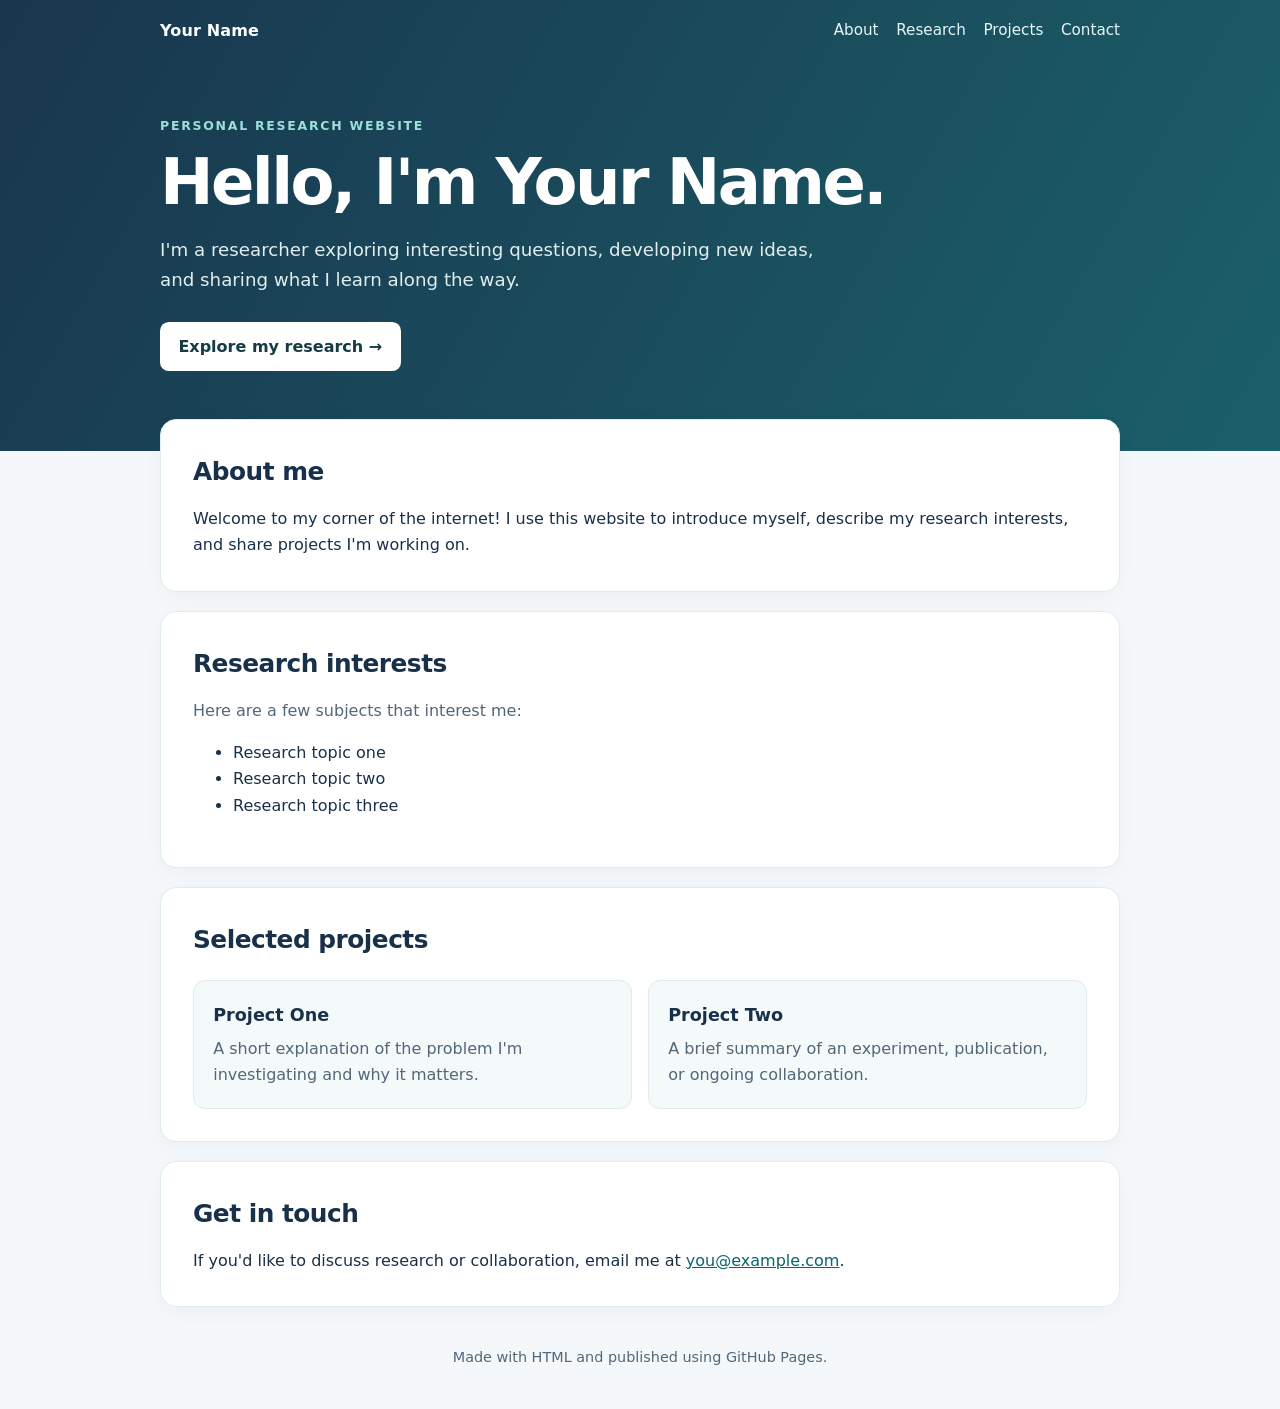
<file: index.html>
<!DOCTYPE html>
<html lang="en">
<head>
  <meta charset="UTF-8">
  <meta name="viewport" content="width=device-width, initial-scale=1">
  <meta name="description" content="A simple personal research website.">
  <title>Your Name | Research Website</title>
  <style>
    /* All styling is included in this file. No separate CSS file is needed. */
    :root {
      --ink: #183049;
      --muted: #52677a;
      --accent: #087e84;
      --accent-dark: #07676b;
      --background: #f5f8fa;
      --card: #ffffff;
      --border: #dfebed;
    }
    * { box-sizing: border-box; }
    html { scroll-behavior: smooth; }
    body {
      margin: 0;
      font-family: system-ui, -apple-system, BlinkMacSystemFont, "Segoe UI", sans-serif;
      color: var(--ink);
      background: var(--background);
      line-height: 1.65;
    }
    a { color: var(--accent-dark); }
    a:focus-visible { outline: 3px solid var(--accent); outline-offset: 4px; }
    .wrap { width: min(100% - 2.5rem, 960px); margin-inline: auto; }
    header {
      color: white;
      background: linear-gradient(120deg, #19364e 0%, #1b6069 100%);
      padding: 1.1rem 0 5rem;
    }
    nav { display: flex; justify-content: space-between; align-items: center; flex-wrap: wrap; gap: 0.8rem 1.5rem; }
    .brand { color: white; font-weight: 750; text-decoration: none; letter-spacing: 0.01em; }
    .nav-links { display: flex; gap: 1.1rem; flex-wrap: wrap; }
    .nav-links a { color: #e6f7f7; text-decoration: none; font-size: 0.95rem; }
    .nav-links a:hover { text-decoration: underline; }
    .hero { padding-top: 4.5rem; }
    .eyebrow { color: #9be0d9; font-weight: 750; letter-spacing: 0.14em; text-transform: uppercase; font-size: 0.78rem; }
    h1 { font-size: clamp(2.4rem, 6vw, 4rem); line-height: 1.14; letter-spacing: -0.04em; margin: 0.6rem 0 1rem; }
    .hero p { color: #e1eeee; max-width: 670px; font-size: 1.14rem; margin: 0 0 1.7rem; }
    .button { display: inline-block; background: #fff; color: #153c45; text-decoration: none; padding: 0.7rem 1.15rem; border-radius: 0.55rem; font-weight: 750; }
    .button:hover { background: #e2f4f2; }
    main { margin-top: -2rem; position: relative; }
    section { background: var(--card); border: 1px solid var(--border); border-radius: 1rem; padding: 2rem; margin-bottom: 1.2rem; box-shadow: 0 6px 22px rgba(20, 42, 55, 0.035); }
    h2 { margin: 0 0 0.8rem; font-size: 1.55rem; letter-spacing: -0.02em; }
    h3 { margin: 0 0 0.4rem; font-size: 1.1rem; }
    p { margin-top: 0; }
    p:last-child { margin-bottom: 0; }
    .muted { color: var(--muted); }
    .cards { display: grid; grid-template-columns: repeat(2, minmax(0, 1fr)); gap: 1rem; margin-top: 1.2rem; }
    .project { padding: 1.2rem; background: #f4f9f9; border-radius: 0.75rem; border: 1px solid #dfebed; }
    .project p { margin: 0; color: var(--muted); }
    footer { text-align: center; color: var(--muted); padding: 1.2rem 0 2.5rem; font-size: 0.9rem; }
    @media (max-width: 650px) {
      header { padding-bottom: 4.2rem; }
      .hero { padding-top: 3.4rem; }
      section { padding: 1.3rem; }
      .cards { grid-template-columns: 1fr; }
    }
  </style>
</head>
<body>
  <header>
    <div class="wrap">
      <nav aria-label="Main navigation">
        <!-- EDIT: Replace "Your Name" with your own name in this file. -->
        <a class="brand" href="#top">Your Name</a>
        <div class="nav-links">
          <a href="#about">About</a>
          <a href="#research">Research</a>
          <a href="#projects">Projects</a>
          <a href="#contact">Contact</a>
        </div>
      </nav>
      <div class="hero" id="top">
        <div class="eyebrow">Personal research website</div>
        <h1>Hello, I'm Your Name.</h1>
        <!-- EDIT: Update the introduction below to describe your own work. -->
        <p>I'm a researcher exploring interesting questions, developing new ideas, and sharing what I learn along the way.</p>
        <a class="button" href="#research">Explore my research &rarr;</a>
      </div>
    </div>
  </header>

  <main class="wrap">
    <section id="about">
      <h2>About me</h2>
      <!-- EDIT: Write 2–3 sentences introducing yourself. -->
      <p>Welcome to my corner of the internet! I use this website to introduce myself, describe my research interests, and share projects I'm working on.</p>
    </section>

    <section id="research">
      <h2>Research interests</h2>
      <!-- EDIT: Replace the topics below with your own research areas. -->
      <p class="muted">Here are a few subjects that interest me:</p>
      <ul>
        <li>Research topic one</li>
        <li>Research topic two</li>
        <li>Research topic three</li>
      </ul>
    </section>

    <section id="projects">
      <h2>Selected projects</h2>
      <!-- EDIT: Rename these projects and change their descriptions. -->
      <div class="cards">
        <article class="project">
          <h3>Project One</h3>
          <p>A short explanation of the problem I'm investigating and why it matters.</p>
        </article>
        <article class="project">
          <h3>Project Two</h3>
          <p>A brief summary of an experiment, publication, or ongoing collaboration.</p>
        </article>
      </div>
    </section>

    <section id="contact">
      <h2>Get in touch</h2>
      <!-- EDIT: Replace you@example.com with your real professional email address. -->
      <p>If you'd like to discuss research or collaboration, email me at <a href="mailto:you@example.com">you@example.com</a>.</p>
    </section>
  </main>

  <footer class="wrap">
    Made with HTML and published using GitHub Pages.
  </footer>
</body>
</html>
</file>
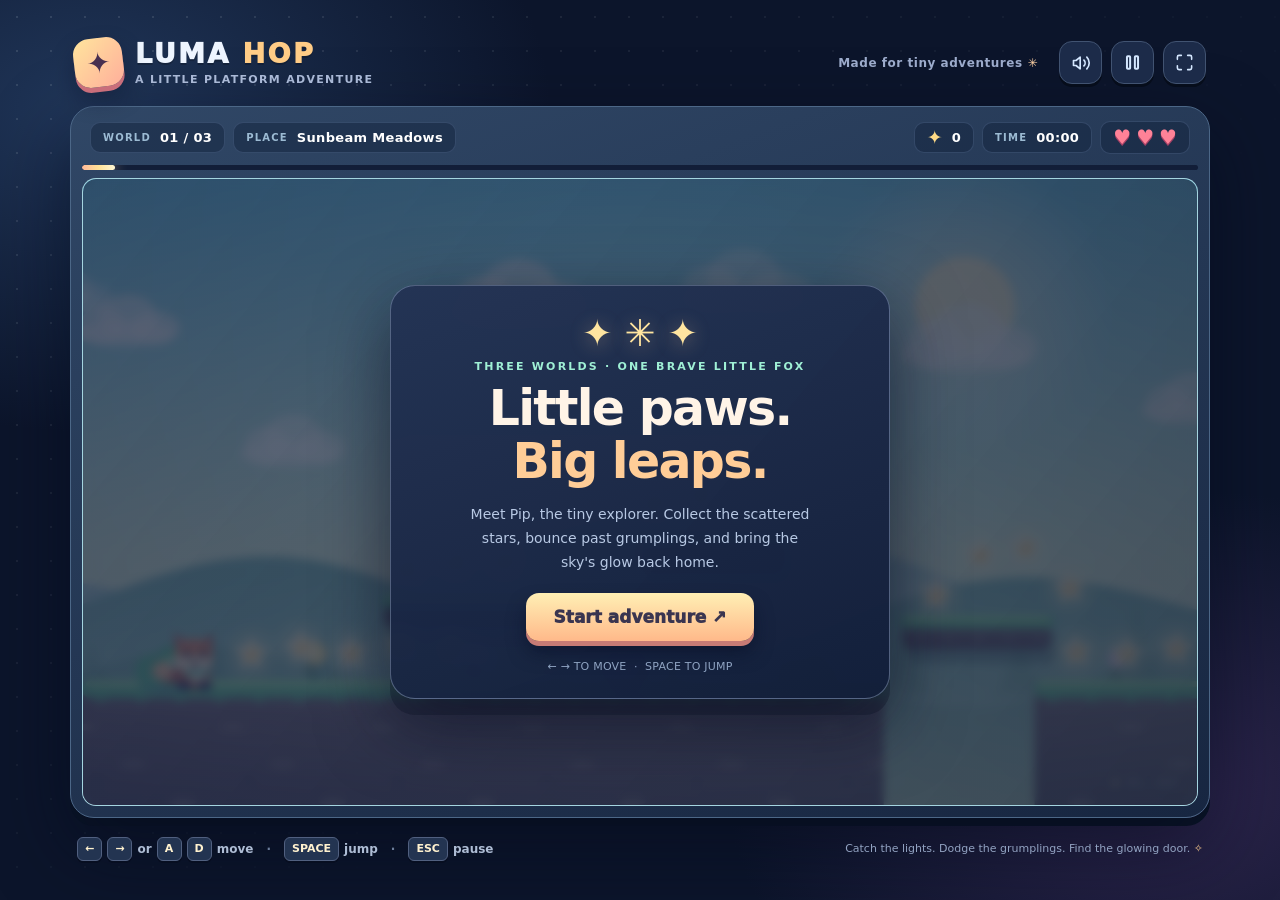
<file: Luma_Hop/index.html>
<!doctype html>
<html lang="en">
<head>
  <meta charset="utf-8">
  <meta name="viewport" content="width=device-width, initial-scale=1, viewport-fit=cover">
  <meta name="theme-color" content="#101b35">
  <meta name="description" content="Luma Hop — a free, original three-world platform adventure. Jump, dodge little monsters, and collect the lost lights!">
  <title>Luma Hop — A Little Platform Adventure</title>
  <link rel="icon" type="image/svg+xml" href="favicon.svg">
  <link rel="stylesheet" href="style.css">
</head>
<body>
  <main class="app" id="app">
    <header class="site-header">
      <div class="brand" aria-label="Luma Hop">
        <div class="brand-mark" aria-hidden="true">✦</div>
        <div>
          <div class="brand-name">LUMA <span>HOP</span></div>
          <div class="brand-subtitle">A little platform adventure</div>
        </div>
      </div>
      <div class="header-actions">
        <span class="header-note">Made for tiny adventures <span aria-hidden="true">✳</span></span>
        <button class="icon-button" id="soundBtn" type="button" title="Toggle sound (M)" aria-label="Mute sound" aria-pressed="false">
          <svg width="20" height="20" viewBox="0 0 24 24" fill="none" stroke="currentColor" stroke-width="2" stroke-linecap="round" stroke-linejoin="round" aria-hidden="true"><path d="M11 5 6 9H3v6h3l5 4V5Z"/><path class="sound-wave" d="M15.5 8.5a5 5 0 0 1 0 7"/><path class="sound-wave" d="M19 5a10 10 0 0 1 0 14"/><path class="sound-slash" d="M16 9l5 6m0-6-5 6"/></svg>
        </button>
        <button class="icon-button" id="pauseBtn" type="button" title="Pause (Esc)" aria-label="Pause game">
          <svg width="19" height="19" viewBox="0 0 24 24" fill="none" stroke="currentColor" stroke-width="2.5" stroke-linecap="round" stroke-linejoin="round" aria-hidden="true"><rect x="5" y="4" width="4" height="16" rx="1"/><rect x="15" y="4" width="4" height="16" rx="1"/></svg>
        </button>
        <button class="icon-button expand-button" id="fullscreenBtn" type="button" title="Fullscreen" aria-label="Go fullscreen">
          <svg width="19" height="19" viewBox="0 0 24 24" fill="none" stroke="currentColor" stroke-width="2" stroke-linecap="round" stroke-linejoin="round" aria-hidden="true"><path d="M8 3H5a2 2 0 0 0-2 2v3m13-5h3a2 2 0 0 1 2 2v3M3 16v3a2 2 0 0 0 2 2h3m13-5v3a2 2 0 0 1-2 2h-3"/></svg>
        </button>
      </div>
    </header>

    <section class="game-panel" aria-label="Luma Hop game">
      <div class="status-row">
        <div class="status-left">
          <div class="status-chip"><span class="chip-title">WORLD</span> <strong id="worldValue">01 / 03</strong></div>
          <div class="status-chip level-chip"><span class="chip-title">PLACE</span> <strong id="placeValue">Sunbeam Meadows</strong></div>
        </div>
        <div class="status-right">
          <div class="status-chip stars-chip" title="Collected light stars"><span class="chip-spark">✦</span> <strong id="starsValue">0</strong></div>
          <div class="status-chip"><span class="chip-title">TIME</span> <strong class="numeric" id="timeValue">00:00</strong></div>
          <div class="status-chip hearts-chip" aria-label="Three hearts remaining" id="heartsValue"><span class="heart">♥</span><span class="heart">♥</span><span class="heart">♥</span></div>
        </div>
      </div>
      <div class="progress-track" role="progressbar" aria-label="Level progress" aria-valuemin="0" aria-valuemax="100" aria-valuenow="0" id="progressTrack">
        <div class="progress-fill" id="progressFill"></div>
      </div>
      <div class="stage" id="stage">
        <canvas id="gameCanvas" width="960" height="540" aria-label="A side-scrolling platform game. Use the arrow keys or A and D to move, and Space, W, or Up Arrow to jump."></canvas>
        <div class="toast" id="toast" role="status" aria-live="polite"></div>
        <div class="game-screen active" id="gameScreen" aria-live="polite">
          <div class="screen-card" id="screenCard"></div>
        </div>
        <div class="corner-decoration" aria-hidden="true"><span>✦</span> 01—03</div>
      </div>
    </section>

    <nav class="touch-controls" id="touchControls" aria-label="Touch game controls">
      <div class="touch-move">
        <button class="touch-key" id="leftBtn" type="button" aria-label="Move left"><svg viewBox="0 0 24 24" width="27" height="27" fill="none" stroke="currentColor" stroke-width="3" stroke-linecap="round" stroke-linejoin="round" aria-hidden="true"><path d="m14 5-7 7 7 7"/></svg></button>
        <button class="touch-key" id="rightBtn" type="button" aria-label="Move right"><svg viewBox="0 0 24 24" width="27" height="27" fill="none" stroke="currentColor" stroke-width="3" stroke-linecap="round" stroke-linejoin="round" aria-hidden="true"><path d="m10 5 7 7-7 7"/></svg></button>
      </div>
      <button class="touch-key jump-key" id="jumpBtn" type="button" aria-label="Jump"><span>↑</span><small>JUMP</small></button>
    </nav>

    <footer class="footer">
      <div class="control-hint"><span class="kbd">←</span><span class="kbd">→</span> or <span class="kbd">A</span><span class="kbd">D</span> move <span class="hint-divider">·</span> <span class="kbd wide">SPACE</span> jump <span class="hint-divider">·</span> <span class="kbd">ESC</span> pause</div>
      <div class="footer-note">Catch the lights. Dodge the grumplings. Find the glowing door. <span aria-hidden="true">✧</span></div>
    </footer>
  </main>
  <script src="game.js" defer></script>
</body>
</html>
</file>
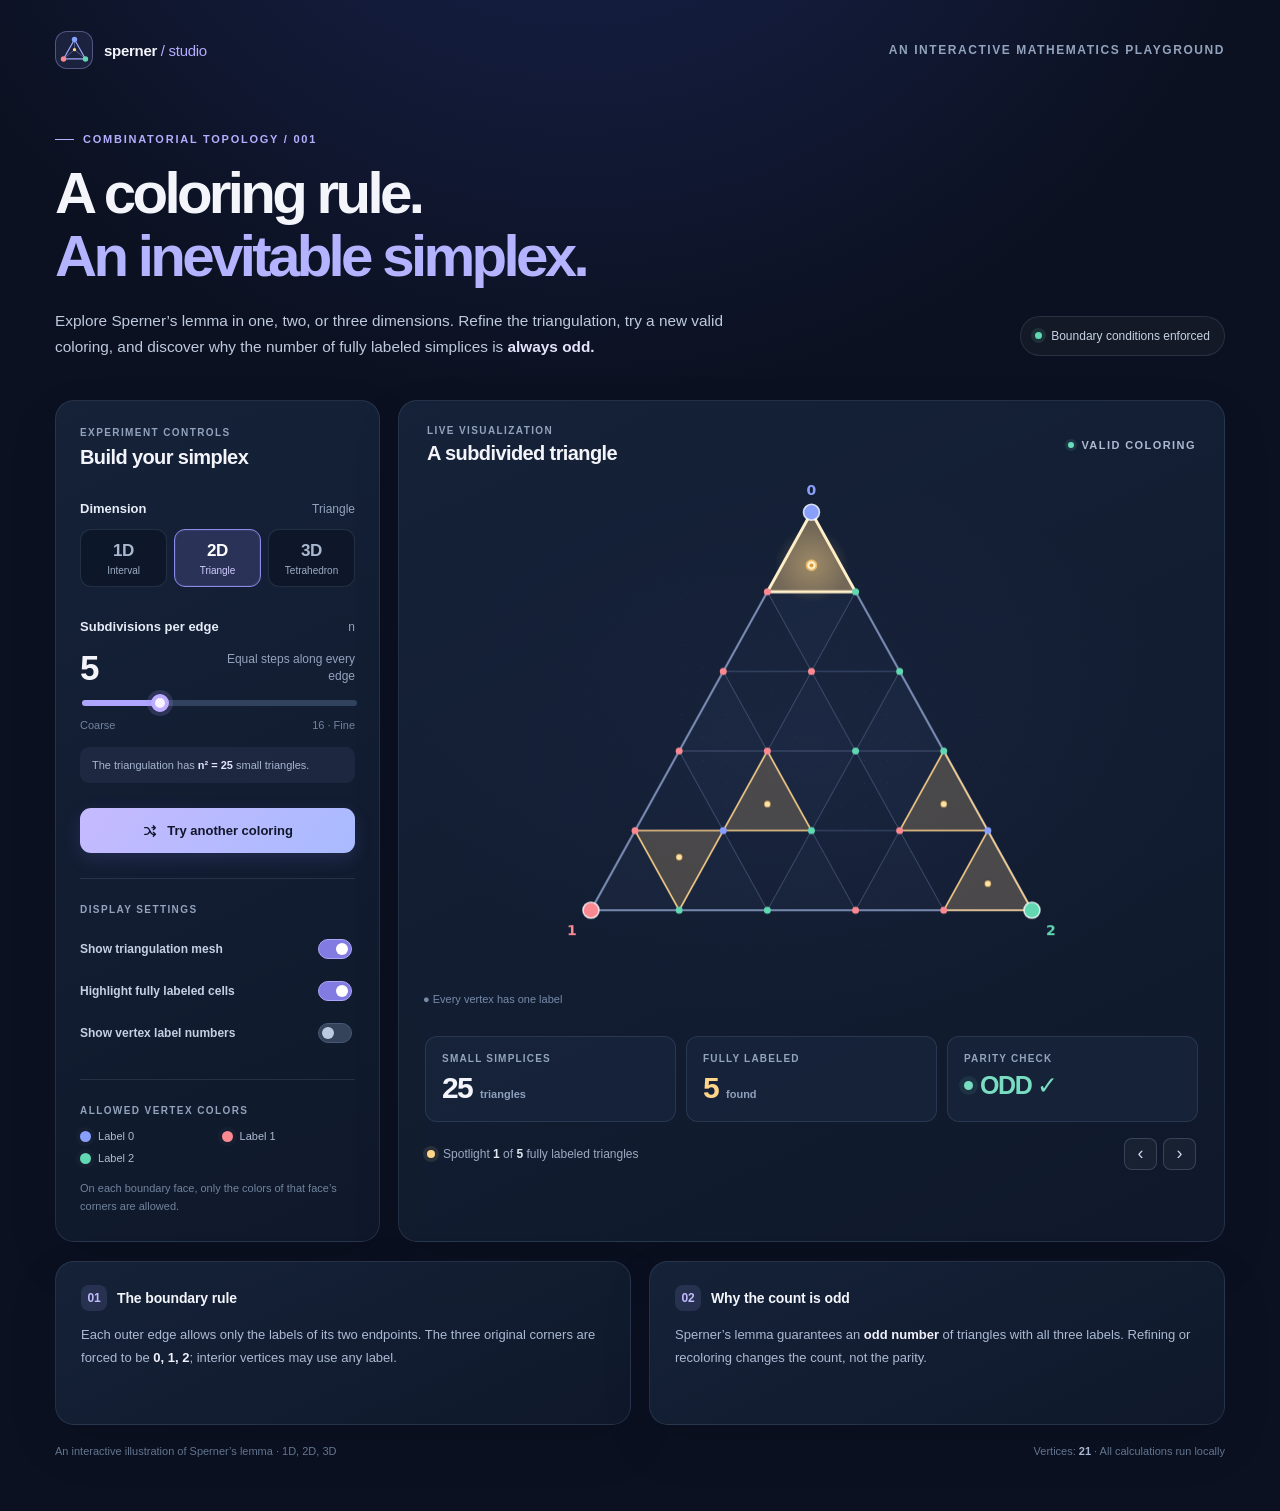
<file: spurners/index.html>
<!doctype html>
<html lang="en">
<head>
  <meta charset="utf-8" />
  <meta name="viewport" content="width=device-width, initial-scale=1" />
  <meta name="theme-color" content="#0b1120" />
  <meta name="description" content="Explore Sperner's lemma in 1, 2 and 3 dimensions through interactive triangulations and valid vertex colorings." />
  <title>Sperner Studio — An Interactive Lemma</title>
  <style>
    :root {
      color-scheme: dark;
      --page: #0b1120;
      --surface: #111b2e;
      --surface-2: #142137;
      --surface-3: #1b2a42;
      --line: rgba(167, 191, 231, .13);
      --line-strong: rgba(171, 191, 225, .22);
      --text: #f4f5fb;
      --muted: #93a3bd;
      --soft: #becadd;
      --lavender: #b4aeff;
      --gold: #ffd58b;
      --blue: #889ffb;
      --coral: #fa8992;
      --green: #61d7b2;
      --amber: #ffc976;
      font-family: Inter, ui-sans-serif, -apple-system, BlinkMacSystemFont, "Segoe UI", sans-serif;
      -webkit-font-smoothing: antialiased;
      font-synthesis: none;
    }
    * { box-sizing: border-box; }
    html { scroll-behavior: smooth; }
    body {
      margin: 0;
      background: radial-gradient(ellipse 75% 60% at 45% -18%, #1a2452 0%, transparent 75%), var(--page);
      min-height: 100vh;
      color: var(--text);
    }
    button, input { font: inherit; }
    button { -webkit-tap-highlight-color: transparent; }
    button:focus-visible, input:focus-visible { outline: 2px solid var(--lavender); outline-offset: 4px; }
    .shell { max-width: 1460px; padding: 31px clamp(20px, 4.3vw, 68px) 54px; margin: 0 auto; }
    .topbar { display: flex; justify-content: space-between; align-items: center; gap: 20px; }
    .identity { display: inline-flex; align-items: center; gap: 11px; text-decoration: none; color: inherit; }
    .logo { width: 38px; height: 38px; display: grid; place-items: center; border: 1px solid rgba(182, 184, 255, .35); background: rgba(155, 162, 255, .1); border-radius: 12px; }
    .logo svg { width: 27px; height: 27px; overflow: visible; }
    .brand { font-size: 15px; letter-spacing: -.02em; font-weight: 760; }
    .brand span { color: var(--lavender); font-weight: 500; }
    .top-caption { color: var(--muted); font-size: 12px; letter-spacing: .13em; text-transform: uppercase; font-weight: 700; }
    .intro { display: flex; justify-content: space-between; align-items: end; gap: 30px; padding-top: clamp(41px, 5vw, 74px); padding-bottom: 39px; }
    .eyebrow { display: flex; align-items: center; gap: 9px; color: var(--lavender); font-weight: 800; letter-spacing: .16em; text-transform: uppercase; font-size: 11px; margin-bottom: 17px; }
    .eyebrow:before { content: ""; width: 19px; height: 1px; background: var(--lavender); }
    h1 { margin: 0; max-width: 800px; font-size: clamp(37px, 4.55vw, 65px); font-weight: 790; line-height: 1.08; letter-spacing: -.063em; }
    h1 em { font-style: normal; color: #b3b3ff; }
    .intro p { margin: 20px 0 0; max-width: 700px; color: var(--soft); line-height: 1.72; font-size: clamp(14px, 1.2vw, 16px); }
    .intro-marker { display: flex; align-items: center; gap: 9px; white-space: nowrap; margin-bottom: 5px; padding: 12px 14px; font-size: 12px; color: #c5d1e2; background: rgba(255,255,255,.035); border: 1px solid var(--line); border-radius: 999px; }
    .intro-marker .dot { width: 7px; height: 7px; border-radius: 50%; background: var(--green); box-shadow: 0 0 0 4px rgba(97,215,178,.12); }
    .layout { display: grid; grid-template-columns: minmax(280px, 325px) minmax(0, 1fr); gap: 18px; align-items: stretch; }
    .panel { background: linear-gradient(155deg, rgba(22,35,57,.96), rgba(15,25,43,.98)); border: 1px solid var(--line); border-radius: 19px; box-shadow: 0 20px 50px rgba(3,10,25,.11); }
    .controls { padding: 26px 24px 26px; }
    .section-label { color: var(--muted); font-weight: 750; text-transform: uppercase; letter-spacing: .14em; font-size: 10px; }
    .controls h2, .visual-head h2 { font-size: 20px; margin: 8px 0 0; font-weight: 750; letter-spacing: -.03em; }
    .control-group { margin-top: 32px; }
    .group-title { display:flex; align-items:baseline; justify-content:space-between; gap:12px; margin-bottom:13px; }
    .group-title label, .group-title .group-label { color: #e5ebf7; font-size: 13px; font-weight: 675; }
    .group-title .small-note { color: var(--muted); font-size: 12px; }
    .dimension-options { display:grid; grid-template-columns: repeat(3, 1fr); gap: 7px; }
    .dim-button { min-width: 0; cursor: pointer; border-radius: 11px; color: #aab8cf; text-align: center; background: rgba(10,19,35,.57); border: 1px solid rgba(144,160,191,.17); padding: 11px 3px 10px; transition: color .18s, background .18s, border-color .18s, transform .18s; }
    .dim-button:hover { color: white; border-color: rgba(168,177,255,.46); }
    .dim-button[aria-pressed="true"] { color: white; border-color: #8b8ae9; background: rgba(146,142,255,.17); box-shadow: inset 0 0 0 1px rgba(151,143,255,.1); }
    .dim-button strong { font-weight: 800; display:block; font-size: 17px; letter-spacing: -.025em; }
    .dim-button small { display: block; font-size: 10px; color: #9dabc3; margin-top: 4px; }
    .dim-button[aria-pressed="true"] small { color: #cfccff; }
    .range-readout { display:flex; align-items: center; justify-content: space-between; margin: 14px 0 12px; }
    .range-readout strong { font-size: 35px; font-weight: 780; letter-spacing: -.06em; font-variant-numeric: tabular-nums; }
    .range-readout span { font-size: 12px; color: var(--muted); text-align: right; max-width: 130px; line-height: 1.4; }
    input[type="range"] { display:block; appearance: none; width: 100%; height: 6px; border-radius: 999px; cursor: pointer; background: linear-gradient(to right, #ada5ff 0%, #ada5ff var(--range-progress, 30%), #30425e var(--range-progress, 30%), #30425e 100%); outline-offset: 8px; }
    input[type="range"]::-webkit-slider-thumb { appearance: none; width: 18px; height: 18px; border: 4px solid #bdacff; background: #f7f4ff; box-shadow: 0 0 0 4px rgba(164,147,255,.18); border-radius: 50%; }
    input[type="range"]::-moz-range-thumb { width: 12px; height: 12px; border: 4px solid #bdacff; background: #f7f4ff; box-shadow: 0 0 0 4px rgba(164,147,255,.18); border-radius: 50%; }
    .range-captions { display:flex; justify-content:space-between; color: #71839e; font-size:11px; margin-top:13px; }
    .formula-pill { margin-top: 16px; display:block; border-radius:9px; padding:10px 12px; background: rgba(164,174,255,.07); color:#a5b4ce; font-size:11px; line-height:1.5; }
    .formula-pill strong { color: #e2e3ff; font-weight:700; }
    .separator { height:1px; background: var(--line); margin: 25px 0; }
    .shuffle { display: flex; gap: 9px; justify-content: center; align-items: center; width:100%; min-height: 45px; margin-top: 25px; color: #11162a; border:none; cursor:pointer; font-weight: 790; font-size: 13px; background: linear-gradient(130deg, #c6baff, #a9baff); border-radius: 11px; box-shadow: 0 6px 18px rgba(124,117,236,.16); transition: filter .2s, transform .2s; }
    .shuffle:hover { filter:brightness(1.1); transform:translateY(-1px); }
    .shuffle svg { width: 16px; height:16px; }
    .switch-row { display:flex; justify-content:space-between; align-items:center; gap:12px; color:#c4d0e3; font-size:12px; font-weight:590; cursor:pointer; padding: 8px 0; }
    .switch-row input { appearance: none; flex:0 0 34px; width:34px; height:20px; background:#34435a; border:1px solid #465976; border-radius:99px; position:relative; cursor:pointer; outline-offset:4px; transition:background .2s; }
    .switch-row input::before { content:""; position:absolute; width:12px; height:12px; left:3px; top:3px; border-radius:50%; background:#bbcadf; transition:transform .2s, background .2s; }
    .switch-row input:checked { background:#817be2; border-color:#aca5f8; }
    .switch-row input:checked::before { transform:translateX(14px); background:#fff; }
    .legend { display:flex; flex-wrap:wrap; gap:10px 8px; margin-top:14px; }
    .legend-key { display:flex; align-items:center; gap:7px; flex:1 0 42%; color:#aebcd3; font-size:11px; }
    .legend-key i { display:inline-block; width:11px; height:11px; border-radius:50%; box-shadow:0 0 0 4px rgba(255,255,255,.025); }
    .legend-note { color:#71839d; margin-top:15px; font-size:11px; line-height:1.65; }
    .visual { min-width:0; overflow:hidden; }
    .visual-head { display:flex; align-items:center; justify-content:space-between; gap:14px; padding: 24px 28px 16px; }
    .visual-head h2 { margin-top:6px; }
    .live { display:flex; align-items:center; gap:7px; color:#acb9d0; font-size:11px; font-weight:700; text-transform:uppercase; letter-spacing:.13em; }
    .live span { display:inline-block; width:6px; height:6px; background:#69dcba; border-radius:50%; box-shadow:0 0 0 3px rgba(101,220,181,.12); }
    .stage { height: clamp(390px, 42vw, 545px); min-height: 390px; position:relative; background: radial-gradient(ellipse 60% 64% at 50% 50%, rgba(68,79,142,.095), transparent 80%); overflow:hidden; }
    .stage:before { content:""; position:absolute; inset:15px 17px; background-image:radial-gradient(rgba(151,174,217,.16) .8px, transparent .8px); background-size:23px 23px; opacity:.55; mask-image:radial-gradient(ellipse at center, #000 18%, transparent 80%); pointer-events:none; }
    canvas { display: block; position:relative; width:100%; height:100%; outline:none; touch-action:pan-y; }
    canvas.rotatable { cursor:grab; touch-action:none; }
    canvas.rotatable.grabbing { cursor:grabbing; }
    .stage-note { position:absolute; left:24px; bottom:13px; display:flex; align-items:center; gap:7px; color:#778ba9; font-size:11px; pointer-events:none; }
    .stage-note svg { width:14px; height:14px; opacity:.9; }
    .view-reset { position:absolute; top:4px; right:25px; display:none; align-items:center; gap:7px; padding:7px 10px; background:rgba(29,42,67,.8); border:1px solid var(--line); border-radius:8px; color:#b8c5dc; font-size:11px; cursor:pointer; }
    .view-reset.visible { display:flex; }
    .view-reset:hover { color:white; border-color: #8f92cd; }
    .visual-footer { padding: 18px 26px 26px; }
    .metric-grid { display:grid; grid-template-columns: 1fr 1fr 1fr; gap:10px; }
    .metric { min-width:0; padding:16px 16px 15px; border-radius:12px; border:1px solid var(--line); background:rgba(24,38,61,.72); }
    .metric-title { font-size:10px; font-weight:750; letter-spacing:.12em; color:#93a4bd; text-transform:uppercase; }
    .metric-value { display:flex; align-items:baseline; gap:8px; margin-top:7px; font-size:30px; letter-spacing:-.055em; line-height:1.15; font-weight:770; font-variant-numeric:tabular-nums; }
    .metric-value.gold { color:var(--gold); }
    .metric-value .unit { color:#8fa0bc; font-weight:600; font-size:11px; letter-spacing:0; }
    .metric-value.odd { color:#79dec1; font-size:25px; align-items:center; gap:7px; }
    .metric-value.odd::before { content:""; width:9px; height:9px; border-radius:50%; background:currentColor; box-shadow:0 0 0 5px rgba(110,217,181,.09); }
    .metric-value.even { color:#fa8992; font-size:25px; }
    .focus-bar { display:flex; justify-content:space-between; align-items:center; gap:12px; padding: 16px 2px 0; }
    .focus-message { display:flex; flex-wrap:wrap; align-items:center; gap:8px; color:#9baac1; font-size:12px; }
    .focus-message strong { color:#e1e7f1; font-weight:700; }
    .gold-dot { display:inline-block; width:8px; height:8px; border-radius:50%; background:var(--gold); box-shadow:0 0 0 4px rgba(255,210,125,.1); }
    .focus-actions { display:flex; gap:6px; }
    .mini-button { display:grid; place-items:center; width:33px; height:32px; border-radius:8px; border:1px solid var(--line-strong); color:#d1d9ed; background:rgba(255,255,255,.035); cursor:pointer; font-size:18px; }
    .mini-button:hover:not(:disabled) { color:#fff; background:rgba(166,167,255,.18); }
    .mini-button:disabled { opacity:.3; cursor:not-allowed; }
    .bottom-row { display:grid; grid-template-columns: 1fr 1fr; gap:18px; margin-top:19px; }
    .explain { padding:23px 25px; min-height:164px; }
    .explain-title { display:flex; align-items:center; gap:10px; font-size:14px; letter-spacing:-.01em; font-weight:760; margin:0 0 13px; }
    .explain-title .num { display:grid; place-items:center; width:26px; height:26px; border-radius:8px; background:rgba(173,170,255,.13); color:#c2baff; font-size:12px; }
    .explain p { margin:0; line-height:1.72; font-size:13px; color:#abbad2; }
    .explain strong { color:#f0f0fc; font-weight:700; }
    .footnote { margin-top:20px; display:flex; justify-content:space-between; align-items:center; gap:14px; color:#627590; font-size:11px; }
    .footnote a { color:#a6b4ea; text-decoration:none; }
    .footnote a:hover { text-decoration:underline; }
    @media (max-width: 1050px) {
      .layout { grid-template-columns: 278px minmax(0, 1fr); gap:13px; }
      .controls { padding:22px 19px; }
      .metric { padding:14px 10px; }
      .metric-value { font-size:26px; }
      .visual-head { padding:22px 20px 10px; }
      .visual-footer { padding:14px 17px 20px; }
      .intro-marker { display:none; }
    }
    @media (max-width: 790px) {
      .shell { padding:22px 17px 38px; }
      .intro { padding-top: 49px; padding-bottom:29px; }
      .top-caption { display:none; }
      .layout { grid-template-columns: 1fr; }
      .controls { padding:21px 19px; }
      .control-group { margin-top:22px; }
      .settings-inner { display:grid; grid-template-columns: 1fr 1fr; gap:0 20px; }
      .settings-inner .shuffle { grid-column:1 / -1; max-width: 100%; margin-top:22px; }
      .controls .separator { margin:19px 0; }
      .visual-head { padding:20px 21px 9px; }
      .visual-footer { padding:14px 18px 18px; }
      .stage { height:470px; }
      .bottom-row { gap:12px; margin-top:12px; }
      .explain { padding:20px; }
    }
    @media (max-width: 560px) {
      .intro { padding-top:41px; }
      h1 { font-size: clamp(38px, 10vw, 51px); }
      .intro p { font-size:14px; }
      .settings-inner { grid-template-columns:1fr; gap:0; }
      .settings-inner .shuffle { grid-column:1; }
      .control-group { margin-top:23px; }
      .stage { height:368px; min-height: 368px; }
      .visual-head h2 { font-size:18px; }
      .visual-head { padding-left:18px; padding-right:18px; }
      .metric-grid { gap:6px; }
      .metric { padding:13px 9px; border-radius:10px; }
      .metric-title { font-size:8px; letter-spacing:.08em; }
      .metric-value { font-size:24px; }
      .metric-value.odd, .metric-value.even { font-size:20px; }
      .metric-value .unit { display:none; }
      .focus-message { font-size:11px; }
      .bottom-row { grid-template-columns:1fr; }
      .stage-note { left:16px; bottom:10px; font-size:10px; }
      .footnote { line-height:1.6; }
    }
    @media (prefers-reduced-motion: reduce) { *, *::before, *::after { transition-duration:0.001ms !important; scroll-behavior:auto !important; } }
  </style>
</head>
<body>
<div class="shell">
  <header class="topbar">
    <div class="identity" aria-label="Sperner Studio">
      <div class="logo" aria-hidden="true">
        <svg viewBox="0 0 32 32" fill="none">
          <path d="M16 3 L29 26 H3 Z" stroke="#9CA8FA" stroke-width="1.4" />
          <path d="M16 3 L16 15 L3 26 M16 15 L29 26" stroke="#9CA8FA" stroke-width="1" opacity=".5" />
          <circle cx="16" cy="3" r="3.2" fill="#889FFB" />
          <circle cx="3" cy="26" r="3.2" fill="#FA8992" />
          <circle cx="29" cy="26" r="3.2" fill="#61D7B2" />
          <circle cx="16" cy="15" r="2" fill="#FFD58B" />
        </svg>
      </div>
      <span class="brand">sperner<span> / studio</span></span>
    </div>
    <span class="top-caption">An interactive mathematics playground</span>
  </header>

  <section class="intro" aria-labelledby="page-title">
    <div>
      <div class="eyebrow">COMBINATORIAL TOPOLOGY / 001</div>
      <h1 id="page-title">A coloring rule.<br><em>An inevitable simplex.</em></h1>
      <p>Explore Sperner’s lemma in one, two, or three dimensions. Refine the triangulation, try a new valid coloring, and discover why the number of fully labeled simplices is <strong style="color:#e5e4ff">always odd.</strong></p>
    </div>
    <div class="intro-marker"><span class="dot"></span> Boundary conditions enforced</div>
  </section>

  <main class="layout">
    <aside class="panel controls" aria-labelledby="settings-title">
      <div class="section-label">Experiment controls</div>
      <h2 id="settings-title">Build your simplex</h2>
      <div class="settings-inner">
        <div class="control-group">
          <div class="group-title"><span class="group-label">Dimension</span><span id="dimensionName" class="small-note">Triangle</span></div>
          <div class="dimension-options" role="group" aria-label="Choose simplex dimension">
            <button class="dim-button" data-dim="1" aria-pressed="false"><strong>1D</strong><small>Interval</small></button>
            <button class="dim-button" data-dim="2" aria-pressed="true"><strong>2D</strong><small>Triangle</small></button>
            <button class="dim-button" data-dim="3" aria-pressed="false"><strong>3D</strong><small>Tetrahedron</small></button>
          </div>
        </div>
        <div class="control-group">
          <div class="group-title"><label for="divisionRange">Subdivisions per edge</label><span class="small-note">n</span></div>
          <div class="range-readout"><strong id="divisionValue" aria-live="off">5</strong><span>Equal steps along every edge</span></div>
          <input id="divisionRange" type="range" min="1" max="16" step="1" value="5" aria-label="Number of subdivisions per edge" />
          <div class="range-captions"><span>Coarse</span><span id="rangeMaximum">16 · Fine</span></div>
          <div class="formula-pill" id="formula">The triangulation has <strong>n²</strong> small triangles.</div>
        </div>
        <button class="shuffle" id="shuffleButton" type="button" aria-label="Generate another valid coloring">
          <svg viewBox="0 0 24 24" fill="none" stroke="currentColor" stroke-width="2" stroke-linecap="round" stroke-linejoin="round" aria-hidden="true"><path d="M4 7h3.5C12 7 12 17 16.5 17H20"/><path d="m17 14 3 3-3 3"/><path d="M4 17h3.5c1.8 0 2.9-1.9 4-4"/><path d="M15 7h5m-3-3 3 3-3 3"/></svg>
          Try another coloring
        </button>
      </div>
      <div class="separator"></div>
      <div class="section-label">Display settings</div>
      <div style="margin-top:13px">
        <label class="switch-row" for="meshToggle"><span>Show triangulation mesh</span><input type="checkbox" id="meshToggle" checked /></label>
        <label class="switch-row" for="highlightToggle"><span>Highlight fully labeled cells</span><input type="checkbox" id="highlightToggle" checked /></label>
        <label class="switch-row" for="numbersToggle"><span>Show vertex label numbers</span><input type="checkbox" id="numbersToggle" /></label>
      </div>
      <div class="separator"></div>
      <div class="section-label">Allowed vertex colors</div>
      <div class="legend" id="colorLegend" aria-label="Vertex label color key"></div>
      <div class="legend-note">On each boundary face, only the colors of that face’s corners are allowed.</div>
    </aside>

    <section class="panel visual" aria-label="Interactive Sperner triangulation">
      <div class="visual-head">
        <div><div class="section-label">Live visualization</div><h2 id="visualTitle">A subdivided triangle</h2></div>
        <div class="live"><span></span> Valid coloring</div>
      </div>
      <div class="stage" id="stage">
        <canvas id="simplexCanvas" role="img" aria-label="Triangulated triangle with boundary-respecting vertex labels; yellow triangles are fully labeled" tabindex="0"></canvas>
        <button id="resetView" class="view-reset" type="button" title="Reset 3D rotation and zoom">↺ Reset view</button>
        <div class="stage-note" id="stageNote">● Every vertex has one label</div>
      </div>
      <div class="visual-footer">
        <div class="metric-grid" aria-live="polite" aria-atomic="true">
          <div class="metric"><div class="metric-title">Small simplices</div><div class="metric-value"><span id="simplexCount">25</span><span class="unit" id="simplexUnit">triangles</span></div></div>
          <div class="metric"><div class="metric-title">Fully labeled</div><div class="metric-value gold"><span id="solutionCount">—</span><span class="unit">found</span></div></div>
          <div class="metric"><div class="metric-title">Parity check</div><div class="metric-value odd" id="parityStatus">ODD</div></div>
        </div>
        <div class="focus-bar">
          <div class="focus-message"><span class="gold-dot"></span><span id="focusLabel">Showing solution 1 of 1</span></div>
          <div class="focus-actions">
            <button type="button" class="mini-button" id="previousSolution" aria-label="Previous fully labeled simplex">‹</button>
            <button type="button" class="mini-button" id="nextSolution" aria-label="Next fully labeled simplex">›</button>
          </div>
        </div>
      </div>
    </section>
  </main>

  <section class="bottom-row" aria-label="Mathematical explanation">
    <article class="panel explain">
      <h2 class="explain-title"><span class="num">01</span> The boundary rule</h2>
      <p id="boundaryExplanation">A vertex on an edge may use only the labels of the edge’s two endpoints. Each triangle’s original corners are forced to have labels <strong>0, 1, 2</strong>. Interior vertices can take any of the three labels.</p>
    </article>
    <article class="panel explain">
      <h2 class="explain-title"><span class="num">02</span> Why the count is odd</h2>
      <p id="parityExplanation">Sperner’s lemma guarantees an <strong>odd number</strong> of triangles carrying all three labels. Refining the mesh or changing the valid coloring changes the count, but never its parity.</p>
    </article>
  </section>
  <footer class="footnote"><span>An interactive illustration of Sperner’s lemma · 1D, 2D, 3D</span><span>Vertices: <strong id="vertexCount" style="color:#a9b8d2">21</strong> · All calculations run locally</span></footer>
</div>
<script>
(() => {
  'use strict';

  // Regular edgewise triangulation. In cumulative coordinates t_1 >= ... >= t_d,
  // the n-fold dilated simplex is triangulated by the order-compatible Kuhn
  // simplices of the unit lattice cubes. It has exactly n^d d-simplices.
  const COLORS = ['#889ffb', '#fa8992', '#61d7b2', '#ffc976'];
  const MAX_DIVISIONS = {1: 32, 2: 16, 3: 8};
  const DIMENSIONS = {1: 'Interval', 2: 'Triangle', 3: 'Tetrahedron'};
  const PLURAL = {1: 'segments', 2: 'triangles', 3: 'tetrahedra'};
  const CANONICAL_CORNERS = [
    [1, 1, 1],
    [1, -1, -1],
    [-1, 1, -1],
    [-1, -1, 1]
  ];
  const state = {
    dimension: 2, divisions: 5, seed: 19,
    showMesh: true, highlight: true, showNumbers: false,
    yaw: -0.48, pitch: -0.25, zoom: 1, focusIndex: 0,
    complex: null, vertices: null, solutions: []
  };

  const $ = id => document.getElementById(id);
  const canvas = $('simplexCanvas');
  const stage = $('stage');
  const ctx = canvas.getContext('2d', {alpha: true});
  let viewport = {width: 750, height: 540};
  let scheduled = false;
  let dragging = null;
  let cachePermutations = new Map();

  function permutationsOf(d) {
    if (cachePermutations.has(d)) return cachePermutations.get(d);
    const result = [];
    function walk(prefix, remaining) {
      if (!remaining.length) { result.push(prefix); return; }
      for (let i = 0; i < remaining.length; i++)
        walk([...prefix, remaining[i]], [...remaining.slice(0, i), ...remaining.slice(i + 1)]);
    }
    walk([], Array.from({length: d}, (_, i) => i));
    cachePermutations.set(d, result);
    return result;
  }

  function makeComplex(d, n) {
    const vertices = [];
    const simplices = [];
    const vertexIndex = new Map();

    function addVertex(t) {
      const bary = [n - t[0]];
      for (let i = 1; i < d; i++) bary.push(t[i - 1] - t[i]);
      bary.push(t[d - 1]);
      const key = bary.join(',');
      if (vertexIndex.has(key)) return vertexIndex.get(key);
      const idx = vertices.length;
      const isCorner = bary.some(value => value === n);
      vertices.push({bary, key, isCorner, label: -1});
      vertexIndex.set(key, idx);
      return idx;
    }

    function ordered(t) {
      if (t[0] < 0 || t[0] > n) return false;
      for (let i = 1; i < d; i++) if (t[i] < 0 || t[i] > t[i - 1]) return false;
      return true;
    }

    function addCells(base) {
      for (const perm of permutationsOf(d)) {
        const t = base.slice();
        const corners = [addVertex(t)];
        let legal = true;
        for (const axis of perm) {
          t[axis]++;
          if (!ordered(t)) { legal = false; break; }
          corners.push(addVertex(t));
        }
        if (legal) simplices.push(corners);
      }
    }

    function enumerateBase(base) {
      if (base.length === d) { addCells(base); return; }
      const upper = base.length === 0 ? n - 1 : base[base.length - 1];
      for (let x = 0; x <= upper; x++) enumerateBase([...base, x]);
    }
    enumerateBase([]);

    // Remove lattice points created as speculative vertices in rejected cells.
    // This cannot happen outside the simplex, but an unused cube-start point is
    // possible; keeping only vertices in legal cells avoids stray visual dots.
    const used = new Set(simplices.flat());
    const remap = new Map();
    const activeVertices = [];
    vertices.forEach((vertex, i) => {
      if (used.has(i)) {
        remap.set(i, activeVertices.length);
        activeVertices.push(vertex);
      }
    });
    const cells = simplices.map(c => c.map(id => remap.get(id)));
    const edges = new Map();
    for (const c of cells) {
      for (let i = 0; i < c.length; i++) for (let j = i + 1; j < c.length; j++) {
        const a = Math.min(c[i], c[j]), b = Math.max(c[i], c[j]);
        edges.set(`${a},${b}`, [a,b]);
      }
    }
    const cornerIDs = Array.from({length:d+1}, (_, label) => activeVertices.findIndex(v => v.bary[label] === n));
    return {dimension:d, n, vertices:activeVertices, simplices:cells, edges:[...edges.values()], cornerIDs};
  }

  function hashVertex(bary, seed) {
    let x = (seed ^ 0x9e3779b9) >>> 0;
    for (const coordinate of bary) {
      x ^= (coordinate + 0x7ed55d16 + (x << 6) + (x >>> 2)) >>> 0;
      x = Math.imul(x ^ (x >>> 15), 0x85ebca6b) >>> 0;
    }
    x ^= x >>> 16;
    x = Math.imul(x, 0x7feb352d) >>> 0;
    x ^= x >>> 15;
    return x >>> 0;
  }

  function colorComplex(complex, seed) {
    for (const vertex of complex.vertices) {
      const allowed = vertex.bary.map((value, i) => value > 0 ? i : -1).filter(i => i >= 0);
      vertex.label = allowed[hashVertex(vertex.bary, seed) % allowed.length];
    }
    const solutions = [];
    const number = complex.dimension + 1;
    for (let i = 0; i < complex.simplices.length; i++) {
      const labels = complex.simplices[i].map(id => complex.vertices[id].label);
      if (new Set(labels).size === number) solutions.push(i);
    }
    return solutions;
  }

  function rebuildMesh() {
    state.complex = makeComplex(state.dimension, state.divisions);
    recolor();
  }

  function recolor() {
    state.solutions = colorComplex(state.complex, state.seed);
    state.focusIndex = 0;
    updateMetrics();
    scheduleDraw();
    if (state.solutions.length % 2 !== 1) {
      console.error('Parity invariant violated. Check the triangulation/coloring construction.');
    }
  }

  function updateMetrics() {
    const {dimension:d, divisions:n, complex} = state;
    $('dimensionName').textContent = DIMENSIONS[d];
    $('divisionValue').textContent = n;
    $('divisionRange').value = n;
    $('divisionRange').max = MAX_DIVISIONS[d];
    $('divisionRange').style.setProperty('--range-progress', `${100 * (n - 1) / (MAX_DIVISIONS[d] - 1)}%`);
    $('rangeMaximum').textContent = `${MAX_DIVISIONS[d]} · Fine`;
    $('formula').innerHTML = `The triangulation has <strong>n${d === 1 ? '' : d === 2 ? '²' : '³'} = ${n ** d}</strong> small ${PLURAL[d]}.`;
    $('simplexCount').textContent = complex.simplices.length.toLocaleString();
    $('simplexUnit').textContent = PLURAL[d];
    $('solutionCount').textContent = state.solutions.length.toLocaleString();
    $('vertexCount').textContent = complex.vertices.length.toLocaleString();
    const parity = $('parityStatus');
    parity.textContent = state.solutions.length % 2 ? 'ODD ✓' : 'EVEN !';
    parity.className = `metric-value ${state.solutions.length % 2 ? 'odd' : 'even'}`;
    $('focusLabel').innerHTML = state.highlight && state.solutions.length
      ? `Spotlight <strong>${state.focusIndex + 1}</strong> of <strong>${state.solutions.length}</strong> fully labeled ${PLURAL[d]}`
      : 'Turn on highlights to inspect solutions';
    $('previousSolution').disabled = !state.highlight || state.solutions.length <= 1;
    $('nextSolution').disabled = !state.highlight || state.solutions.length <= 1;
    $('visualTitle').textContent = ({1: 'A subdivided interval', 2: 'A subdivided triangle', 3: 'A subdivided tetrahedron'})[d];
    $('resetView').classList.toggle('visible', d === 3);
    $('stageNote').innerHTML = d === 3
      ? '<span aria-hidden="true">✥</span> Drag to rotate · Scroll to zoom'
      : '● Every vertex has one label';
    canvas.classList.toggle('rotatable', d === 3);
    canvas.setAttribute('aria-label', `A ${d}D simplex with ${complex.simplices.length} small ${PLURAL[d]}; ${state.solutions.length} of them are fully labeled. ${d === 3 ? 'Drag to rotate.' : ''}`);
    document.querySelectorAll('.dim-button').forEach(button => button.setAttribute('aria-pressed', `${Number(button.dataset.dim) === d}`));
    $('colorLegend').innerHTML = COLORS.slice(0, d + 1).map((color, index) =>
      `<div class="legend-key"><i style="background:${color}"></i> Label ${index}</div>`).join('');
    const rules = {
      1: 'The two endpoints have different forced labels: <strong>0</strong> and <strong>1</strong>. Every other vertex can use either color.',
      2: 'Each outer edge allows only the labels of its two endpoints. The three original corners are forced to be <strong>0, 1, 2</strong>; interior vertices may use any label.',
      3: 'On every triangular boundary face, labels must come from that face’s three corners. The four original corners are labeled <strong>0, 1, 2, 3</strong>.'
    };
    const reasons = {
      1: 'Moving from one endpoint to the other, the label must switch an <strong>odd number</strong> of times. Every switch is a fully labeled segment.',
      2: 'Sperner’s lemma guarantees an <strong>odd number</strong> of triangles with all three labels. Refining or recoloring changes the count, not the parity.',
      3: 'The same parity argument works in 3D: an <strong>odd number</strong> of tetrahedra have all four labels, no matter how this valid coloring is chosen.'
    };
    $('boundaryExplanation').innerHTML = rules[d];
    $('parityExplanation').innerHTML = reasons[d];
  }

  function setupDimension(d) {
    if (d === state.dimension) return;
    state.dimension = d;
    state.divisions = Math.min(state.divisions, MAX_DIVISIONS[d]);
    state.yaw = -0.48; state.pitch = -0.25; state.zoom = 1;
    rebuildMesh();
  }

  function scheduleDraw() {
    if (scheduled) return;
    scheduled = true;
    requestAnimationFrame(() => { scheduled = false; draw(); });
  }

  function resizeCanvas() {
    const rect = stage.getBoundingClientRect();
    const width = Math.max(280, rect.width), height = Math.max(250, rect.height);
    viewport = {width, height};
    const ratio = Math.min(window.devicePixelRatio || 1, 2);
    canvas.width = Math.round(width * ratio);
    canvas.height = Math.round(height * ratio);
    canvas.style.width = `${width}px`;
    canvas.style.height = `${height}px`;
    ctx.setTransform(ratio, 0, 0, ratio, 0, 0);
    scheduleDraw();
  }

  function projectedVertices() {
    const {width:w, height:h} = viewport;
    const d = state.dimension, n = state.divisions;
    const midX = w / 2, midY = h / 2 - 3;
    let points;
    if (d === 1) {
      const extent = Math.min((w - 107) / 2, 340);
      points = state.complex.vertices.map(v => {
        const x = -1 + 2 * v.bary[1] / n;
        return {x:midX + x * extent, y:midY + 12, z:0};
      });
    } else if (d === 2) {
      const basis = [[0, -1], [-.94, .70], [.94, .70]];
      const scale = Math.min((w - 92)/1.96, (h - 106)/1.84, 308);
      points = state.complex.vertices.map(v => {
        const u = v.bary.reduce((sum, value, i) => sum + basis[i][0] * value / n, 0);
        const q = v.bary.reduce((sum, value, i) => sum + basis[i][1] * value / n, 0);
        return {x:midX + u*scale, y:midY + q*scale, z:0};
      });
    } else {
      const cy = Math.cos(state.yaw), sy = Math.sin(state.yaw);
      const cp = Math.cos(state.pitch), sp = Math.sin(state.pitch);
      const scale = Math.min((w-104)/3.2, (h-95)/3.1, 183) * state.zoom;
      points = state.complex.vertices.map(v => {
        let x=0, y=0, z=0;
        for (let i=0; i<4; i++) {
          const ratio = v.bary[i] / n;
          x += CANONICAL_CORNERS[i][0] * ratio;
          y += CANONICAL_CORNERS[i][1] * ratio;
          z += CANONICAL_CORNERS[i][2] * ratio;
        }
        const x1 = x*cy - z*sy;
        const z1 = x*sy + z*cy;
        const y2 = y*cp - z1*sp;
        const z2 = y*sp + z1*cp;
        const perspective = 4.2 / (4.2 - z2*.55);
        return {x:midX + x1*scale*perspective, y:midY - y2*scale*perspective, z:z2};
      });
    }
    return points;
  }

  function polygon(points, fill, stroke, width=1) {
    if (!points.length) return;
    ctx.beginPath(); ctx.moveTo(points[0].x, points[0].y);
    for (let i=1; i<points.length; i++) ctx.lineTo(points[i].x, points[i].y);
    ctx.closePath();
    if (fill) { ctx.fillStyle = fill; ctx.fill(); }
    if (stroke) { ctx.strokeStyle = stroke; ctx.lineWidth = width; ctx.stroke(); }
  }

  function pathSegment(a,b,color,width) {
    ctx.strokeStyle=color; ctx.lineWidth=width; ctx.lineCap='round';
    ctx.beginPath(); ctx.moveTo(a.x,a.y); ctx.lineTo(b.x,b.y); ctx.stroke();
  }

  function point(x,y,r,color,ring) {
    ctx.beginPath(); ctx.arc(x,y,r,0,Math.PI*2);
    ctx.fillStyle=color; ctx.fill();
    if (ring) {ctx.strokeStyle=ring;ctx.lineWidth=1.6;ctx.stroke();}
  }

  function simplexCentroid(simplex, p) {
    const count = simplex.length;
    return simplex.reduce((a, id) => ({x:a.x + p[id].x/count, y:a.y+p[id].y/count, z:a.z+p[id].z/count}),{x:0,y:0,z:0});
  }

  function solutionMark(center, selected, dim) {
    if (selected) {
      const r=dim===3 ? 13 : 15;
      const glow=ctx.createRadialGradient(center.x,center.y,0,center.x,center.y,r*2.5);
      glow.addColorStop(0,'rgba(255,214,137,.31)'); glow.addColorStop(1,'rgba(255,214,137,0)');
      point(center.x,center.y,r*2.5,glow);
      point(center.x,center.y,5,'#fff1cc','#e8b765');
      point(center.x,center.y,2,'#d99b3f');
    } else point(center.x,center.y,dim===3 ? 2.9 : 3.4,'#ffe2a6','rgba(89,60,25,.4)');
  }

  function draw1D(p) {
    const cells=state.complex.simplices;
    for (const c of cells) {
      const a=p[c[0]], b=p[c[1]];
      pathSegment(a,b,'rgba(140,164,207,.28)',7);
    }
    if (state.showMesh) for (const c of cells) {
      const a=p[c[0]], b=p[c[1]];
      pathSegment(a,b,'rgba(120,147,199,.6)',1.5);
    }
    if (state.highlight) {
      state.solutions.forEach((idx, si) => {
        const c=cells[idx], a=p[c[0]], b=p[c[1]];
        const selected=si===state.focusIndex;
        if (selected) pathSegment(a,b,'rgba(255,202,112,.21)',22);
        pathSegment(a,b,selected?'#ffe7ac':'#eaba75',selected?8:6);
        if (selected) solutionMark(simplexCentroid(c,p),true,1);
      });
    }
  }

  function draw2D(p) {
    const complex=state.complex;
    if (state.showMesh) {
      complex.simplices.forEach((cell,i) => polygon(cell.map(id=>p[id]), i%2 ? 'rgba(101,117,166,.035)' : 'rgba(140,155,202,.052)',null));
      for (const [a,b] of complex.edges) pathSegment(p[a],p[b],'rgba(137,158,204,.37)',1);
    }
    const corners=complex.cornerIDs.map(id=>p[id]);
    polygon(corners,null,'rgba(161,181,226,.65)',2.2);
    if (state.highlight) {
      state.solutions.forEach((idx,si) => {
        const cell=complex.simplices[idx];
        const selected=si===state.focusIndex;
        polygon(cell.map(id=>p[id]), selected?'rgba(255,205,126,.39)':'rgba(255,205,126,.22)',selected?'#fff0ca':'rgba(255,211,138,.91)',selected?2.9:1.6);
        solutionMark(simplexCentroid(cell,p),selected,2);
      });
    }
  }

  function tetraFaces(cell) {
    return [[cell[0],cell[1],cell[2]], [cell[0],cell[1],cell[3]], [cell[0],cell[2],cell[3]], [cell[1],cell[2],cell[3]]];
  }

  function draw3D(p) {
    const complex=state.complex;
    const hullFaces=[[0,1,2],[0,1,3],[0,2,3],[1,2,3]].map(face => face.map(i=>complex.cornerIDs[i]));
    hullFaces.sort((a,b)=>a.reduce((z,i)=>z+p[i].z,0)-b.reduce((z,i)=>z+p[i].z,0));
    hullFaces.forEach(face=>polygon(face.map(id=>p[id]),'rgba(127,151,211,.035)',null));
    if (state.showMesh) {
      const sorted=complex.edges.slice().sort((a,b)=>(p[a[0]].z+p[a[1]].z)-(p[b[0]].z+p[b[1]].z));
      sorted.forEach(([a,b]) => {
        const dep=(p[a].z+p[b].z)/2;
        const alpha= Math.min(.34, Math.max(.07, .18 + dep*.045));
        pathSegment(p[a],p[b],`rgba(139,164,212,${alpha})`,.9);
      });
    }
    // A transparent tetrahedral hull. Keep external edges visible even without the mesh.
    const cornerIDs=complex.cornerIDs;
    for (let a=0; a<4; a++) for (let b=a+1; b<4; b++)
      pathSegment(p[cornerIDs[a]],p[cornerIDs[b]],'rgba(159,178,232,.76)',1.65);

    if (state.highlight) {
      const sortedSolutions=state.solutions.map((cellId,si)=>({cellId,si,center:simplexCentroid(complex.simplices[cellId],p)}));
      sortedSolutions.sort((a,b)=>a.center.z-b.center.z);
      const opacity=Math.max(.04, Math.min(.16, 2.8/state.solutions.length));
      for (const {cellId,si,center} of sortedSolutions) {
        const selected=si===state.focusIndex;
        const cell=complex.simplices[cellId];
        const faces=tetraFaces(cell).sort((a,b)=>a.reduce((z,i)=>z+p[i].z,0)-b.reduce((z,i)=>z+p[i].z,0));
        for (const face of faces) {
          polygon(face.map(id=>p[id]),`rgba(255,205,120,${selected?.30:opacity})`,null);
        }
        for (let a=0;a<4;a++) for(let b=a+1;b<4;b++)
          pathSegment(p[cell[a]],p[cell[b]], selected?'#ffe3a3':'rgba(251,204,123,.55)',selected?2.5:1.05);
        solutionMark(center,selected,3);
      }
    }
  }

  function drawVertexDots(p) {
    const {dimension:d, divisions:n, complex} = state;
    const baseRadius=d===3? (n>6 ? 2.0 : 2.65) : d===2 ? (n>11 ? 2.65 : 3.5) : 4.2;
    const vertices=complex.vertices.map((v,i)=>({v,i,pos:p[i]}));
    if (d===3) vertices.sort((a,b)=>a.pos.z-b.pos.z);
    for(const {v,pos} of vertices) {
      if (v.isCorner) continue;
      point(pos.x,pos.y,baseRadius,COLORS[v.label]);
      if (state.showNumbers) {
        const labelSize = d===1 ? 11 : d===3 ? (n>=7 ? 7 : 8) : (n>=13 ? 7 : 9);
        ctx.fillStyle='#101729';ctx.font=`700 ${labelSize}px ui-sans-serif,system-ui`;
        ctx.textAlign='center';ctx.textBaseline='middle';
        point(pos.x,pos.y,d===1?9:d===3?(n>=7?5:6.2):(n>=13?6:7.2),COLORS[v.label],'rgba(255,255,255,.28)');
        ctx.fillText(String(v.label),pos.x,pos.y+.3);
      }
    }
    for(let label=0; label<complex.cornerIDs.length; label++) {
      const center=p[complex.cornerIDs[label]];
      const color=COLORS[label];
      point(center.x,center.y,d===3?8.5:8,color,'rgba(255,255,255,.79)');
      const outwardX=center.x-viewport.width/2;
      const outwardY=center.y-viewport.height/2;
      let dx=outwardX===0?0:Math.sign(outwardX)*19;
      let dy=outwardY===0?-23:Math.sign(outwardY)*21;
      if (d===1) {dx=0;dy=-32;}
      if (d===3) {dx=Math.sign(outwardX || 1)*20;dy=Math.sign(outwardY || -1)*19;}
      ctx.font='700 14px ui-sans-serif,system-ui';
      ctx.textAlign='center';ctx.textBaseline='middle';
      ctx.fillStyle=color;
      ctx.fillText(String(label),center.x+dx,center.y+dy);
    }
  }

  function draw() {
    if (!state.complex) return;
    const p=projectedVertices();
    ctx.clearRect(0,0,viewport.width,viewport.height);
    ctx.save();
    if(state.dimension===1) draw1D(p);
    if(state.dimension===2) draw2D(p);
    if(state.dimension===3) draw3D(p);
    drawVertexDots(p);
    ctx.restore();
  }

  document.querySelectorAll('.dim-button').forEach(button => {
    button.addEventListener('click', () => setupDimension(Number(button.dataset.dim)));
  });
  $('divisionRange').addEventListener('input', event => {
    state.divisions=Number(event.target.value);
    rebuildMesh();
  });
  $('shuffleButton').addEventListener('click',()=>{
    state.seed = (state.seed + 7919) >>> 0;
    recolor();
  });
  $('meshToggle').addEventListener('change', event=>{state.showMesh=event.target.checked;scheduleDraw();});
  $('highlightToggle').addEventListener('change',event=>{
    state.highlight=event.target.checked;updateMetrics();scheduleDraw();
  });
  $('numbersToggle').addEventListener('change', event=>{state.showNumbers=event.target.checked;scheduleDraw();});
  function focusBy(delta) {
    if (!state.solutions.length) return;
    state.focusIndex=(state.focusIndex+delta+state.solutions.length)%state.solutions.length;
    updateMetrics();scheduleDraw();
  }
  $('previousSolution').addEventListener('click',()=>focusBy(-1));
  $('nextSolution').addEventListener('click',()=>focusBy(1));
  $('resetView').addEventListener('click',()=>{state.yaw=-.48;state.pitch=-.25;state.zoom=1;scheduleDraw();});

  canvas.addEventListener('pointerdown',event=>{
    if(state.dimension!==3) return;
    dragging={id:event.pointerId, x:event.clientX, y:event.clientY};
    canvas.setPointerCapture(event.pointerId);
    canvas.classList.add('grabbing');
  });
  canvas.addEventListener('pointermove',event=>{
    if(!dragging || event.pointerId!==dragging.id) return;
    state.yaw+=(event.clientX-dragging.x)*.012;
    state.pitch=Math.max(-1.47,Math.min(1.47,state.pitch+(event.clientY-dragging.y)*.010));
    dragging.x=event.clientX;dragging.y=event.clientY;
    scheduleDraw();
  });
  function releaseDrag(event) {
    if(dragging && event.pointerId===dragging.id) dragging=null;
    canvas.classList.remove('grabbing');
  }
  canvas.addEventListener('pointerup', releaseDrag);
  canvas.addEventListener('pointercancel', releaseDrag);
  canvas.addEventListener('wheel',event=>{
    if(state.dimension!==3) return;
    event.preventDefault();
    state.zoom=Math.max(.63,Math.min(1.62,state.zoom*Math.exp(-event.deltaY*.001)));
    scheduleDraw();
  },{passive:false});
  canvas.addEventListener('keydown',event=>{
    if(state.dimension===3) {
      if (event.key==='ArrowLeft') {state.yaw-=.13;event.preventDefault();}
      else if (event.key==='ArrowRight') {state.yaw+=.13;event.preventDefault();}
      else if (event.key==='ArrowUp') {state.pitch-=.13;event.preventDefault();}
      else if (event.key==='ArrowDown') {state.pitch+=.13;event.preventDefault();}
      else return;
      scheduleDraw();
    }
  });

  // Small public inspection hook for teaching, testing, or a browser console.
  window.spernerStudio = {
    inspect: () => ({
      dimension:state.dimension,
      subdivisions:state.divisions,
      vertices:state.complex.vertices.length,
      simplices:state.complex.simplices.length,
      fullyLabeled:state.solutions.length,
      odd:state.solutions.length%2===1,
      boundaryValid:state.complex.vertices.every(v=>v.bary[v.label]>0)
    }),
    set: (dimension, divisions, seed=state.seed) => {
      if(![1,2,3].includes(dimension)) throw Error('Dimension must be 1, 2, or 3.');
      if(!Number.isInteger(divisions)||divisions<1||divisions>MAX_DIVISIONS[dimension]) throw Error(`Subdivisions must be between 1 and ${MAX_DIVISIONS[dimension]}.`);
      state.dimension=dimension;state.divisions=divisions;state.seed=seed>>>0;
      rebuildMesh();
      return window.spernerStudio.inspect();
    }
  };

  rebuildMesh();
  resizeCanvas();
  if (typeof ResizeObserver !== 'undefined') new ResizeObserver(resizeCanvas).observe(stage);
  else window.addEventListener('resize', resizeCanvas);
})();
</script>
</body>
</html>
</file>
<file: Luma_Hop/style.css>
:root{
  color-scheme:dark;
  --ink:#eef5ff;--muted:#9cabcb;--panel:#192744;--line:#34466a;
  --gold:#ffe09c;--pink:#ff8b9d;--mint:#8df4d0;
  font-family:ui-rounded,"Trebuchet MS",Verdana,system-ui,sans-serif;
  -webkit-font-smoothing:antialiased;
}
*{box-sizing:border-box}
html{min-height:100%;background:#0c152b}
body{margin:0;min-height:100svh;color:var(--ink);background:radial-gradient(ellipse 45% 45% at 7% 12%,#203659 0%,transparent 80%),radial-gradient(ellipse 44% 42% at 92% 88%,#2c244b 0%,transparent 80%),#0c152b;display:flex;justify-content:center;align-items:center;overflow-x:hidden}
body::before{content:"";position:fixed;inset:0;pointer-events:none;opacity:.12;background-image:radial-gradient(#f5feff 1px,transparent 1px);background-size:34px 34px;mask-image:linear-gradient(140deg,black,transparent 65%)}
button{font:inherit;cursor:pointer;touch-action:manipulation}
button:focus-visible{outline:3px solid #ffde8f;outline-offset:4px}
.app{width:min(1140px,calc(100% - 48px));margin:22px auto 26px;position:relative}
.site-header{display:flex;align-items:center;justify-content:space-between;gap:18px;padding:3px 4px 19px}
.brand{display:flex;gap:12px;align-items:center}
.brand-mark{width:49px;height:49px;display:grid;place-items:center;flex:none;border-radius:16px;background:linear-gradient(135deg,#ffe59d,#ffae9b);color:#482f50;font-size:29px;box-shadow:0 5px 0 #c96e7b,0 12px 24px #050a1d55;transform:rotate(-7deg)}
.brand-name{font-size:27px;line-height:1;letter-spacing:.09em;font-weight:1000;text-shadow:0 2px 0 #0003}
.brand-name span{color:#ffcc86}
.brand-subtitle{font-size:11px;color:#aab9d6;margin-top:6px;letter-spacing:.12em;font-weight:800;text-transform:uppercase}
.header-actions{display:flex;align-items:center;gap:9px}
.header-note{font-size:12px;color:var(--muted);font-weight:800;letter-spacing:.045em;margin-right:12px}
.header-note span{color:#ffd2a4}
.icon-button{height:43px;width:43px;background:#1c2b49;color:#d4e7ff;border:1px solid #415371;border-radius:13px;display:grid;place-items:center;box-shadow:0 3px 0 #060d1b;transition:background .2s,transform .15s}
.icon-button:hover{background:#304369;transform:translateY(-2px)}
.icon-button:active{transform:translateY(2px);box-shadow:0 1px 0 #060d1b}
.sound-slash{display:none}.sound-muted .sound-wave{display:none}.sound-muted .sound-slash{display:block}
.game-panel{padding:11px;background:linear-gradient(160deg,#304766,#172641);border:1px solid #4c6787;border-radius:24px;box-shadow:0 30px 75px #030a1a85,0 8px 0 #0a1427}
.status-row{min-height:47px;display:flex;align-items:center;justify-content:space-between;gap:8px;padding:0 8px 9px;flex-wrap:wrap}
.status-left,.status-right{display:flex;align-items:center;gap:8px}
.status-chip{display:flex;align-items:center;gap:9px;white-space:nowrap;padding:7px 12px;background:#11213a70;border:1px solid #59709563;border-radius:10px;font-size:13px;color:#fff}
.status-chip strong{letter-spacing:.025em}.chip-title{font-size:10px;color:#9cbbd3;letter-spacing:.12em;font-weight:900}.chip-spark{color:#ffdb86;font-size:19px;line-height:13px}
.hearts-chip{gap:5px;font-size:20px;line-height:17px;padding:7px 12px}.heart{color:#ff8297;text-shadow:0 2px 0 #a54166}.heart.empty{color:#51617b;text-shadow:none}
.numeric{font-variant-numeric:tabular-nums}.progress-track{width:100%;height:5px;background:#121e38;position:relative;overflow:hidden;border-radius:5px;margin-bottom:8px}
.progress-fill{height:100%;width:0;background:linear-gradient(90deg,#ffb999,#ffe196,#fff7d4);border-radius:5px;box-shadow:0 0 13px #ffd7a3;transition:width .17s linear}
.stage{position:relative;aspect-ratio:16/9;overflow:hidden;border-radius:14px;border:1px solid #ffffff37;background:#8cc9d7;isolation:isolate}
canvas{width:100%;height:100%;display:block;touch-action:none;image-rendering:auto}
.corner-decoration{position:absolute;bottom:15px;right:19px;font-size:11px;letter-spacing:.2em;color:#ffffff9e;pointer-events:none;text-shadow:0 2px 7px #22344d}
.corner-decoration span{color:#fff4ae}
.toast{position:absolute;top:17%;left:50%;transform:translate(-50%,-10px);opacity:0;pointer-events:none;background:#192944e8;border:1px solid #f5dba696;border-radius:100px;padding:10px 23px;font-size:17px;font-weight:1000;color:#ffe9b2;text-shadow:0 1px 0 #0003;box-shadow:0 10px 30px #0c152e77;transition:opacity .2s,transform .2s;white-space:nowrap;z-index:4}
.toast.visible{opacity:1;transform:translate(-50%,0)}
.game-screen{position:absolute;inset:0;display:none;align-items:center;justify-content:center;padding:20px;background:linear-gradient(130deg,#101d3aa8,#18253abd);backdrop-filter:blur(5px);z-index:5}
.game-screen.active{display:flex}
.screen-card{width:min(500px,94%);max-height:100%;overflow:auto;text-align:center;padding:29px 30px 25px;border-radius:25px;background:linear-gradient(160deg,#233354f5,#121e39f7);border:1px solid #aabedf64;box-shadow:0 16px 0 #0a122453,0 25px 70px #070b209e;animation:popIn .3s cubic-bezier(.2,1.6,.5,1) both}
@keyframes popIn{from{transform:translateY(15px) scale(.96);opacity:0}to{transform:translateY(0) scale(1);opacity:1}}
.screen-icon{font-size:37px;line-height:1;margin-bottom:8px;color:#ffe5a0;text-shadow:0 3px 20px #ffcb9666}
.screen-kicker{font-size:11px;letter-spacing:.2em;color:#9ff0d5;font-weight:900;margin:0 0 10px;text-transform:uppercase}
.screen-card h1,.screen-card h2{font-size:clamp(26px,4.3vw,49px);letter-spacing:-.035em;line-height:1.08;margin:0 0 14px;color:#fff4e7;text-wrap:balance}
.screen-card h1 em{font-style:normal;color:#ffcd97}
.screen-card h2{font-size:clamp(25px,3.6vw,42px)}
.screen-copy{font-size:14px;line-height:1.7;color:#b8c9e4;margin:0 auto 18px;max-width:340px}
.primary-button{color:#3a3550;background:linear-gradient(180deg,#ffefb4,#ffb98a);border:0;border-radius:13px;box-shadow:0 5px 0 #c77b75,0 12px 18px #080f2699;padding:14px 28px;min-width:210px;font-size:17px;font-weight:1000;transition:transform .15s,box-shadow .15s}
.primary-button:hover{filter:brightness(1.07);transform:translateY(-2px)}.primary-button:active{transform:translateY(3px);box-shadow:0 2px 0 #c77b75}
.secondary-button{background:none;border:none;padding:15px 10px 0;color:#aebfdd;font-size:12px;font-weight:800;text-decoration:underline;text-underline-offset:4px}
.mini-instruction{margin-top:19px;color:#8fa4c2;font-size:11px;letter-spacing:.02em}
.stat-grid{display:flex;gap:10px;justify-content:center;margin:16px auto 22px}.stat{padding:12px 15px;border:1px solid #ffffff20;background:#ffffff0a;border-radius:11px;min-width:107px}.stat b{display:block;font-size:23px;color:#fff0bb}.stat small{display:block;margin-top:3px;font-size:10px;letter-spacing:.12em;text-transform:uppercase;color:#9db1cf;font-weight:900}
.footer{display:flex;justify-content:space-between;align-items:center;gap:12px;flex-wrap:wrap;padding:19px 7px 0}
.control-hint{display:flex;align-items:center;gap:5px;color:#aebdd5;font-size:12px;font-weight:700;flex-wrap:wrap}.kbd{display:inline-flex;align-items:center;justify-content:center;height:24px;min-width:25px;padding:0 7px;border-radius:6px;background:#233451;border:1px solid #516080;box-shadow:0 2px 0 #070e21;color:#fff2cf;font-size:11px}.kbd.wide{min-width:51px}.hint-divider{padding:0 8px;color:#6c7d9b}.footer-note{font-size:11px;color:#92a3c2}.footer-note span{color:#ffcf8f}
.touch-controls{display:none;align-items:center;justify-content:space-between;gap:14px;padding:18px 5px 4px;touch-action:none;user-select:none;-webkit-user-select:none}
.touch-move{display:flex;gap:14px}.touch-key{height:69px;width:76px;display:grid;place-items:center;color:#e7f4ff;background:#243a5d;border:1px solid #5f799e;border-radius:16px;box-shadow:0 5px 0 #0a172f;font-weight:1000;touch-action:none;-webkit-tap-highlight-color:transparent}.touch-key.pressed,.touch-key:active{transform:translateY(3px);box-shadow:0 2px 0 #0a172f;background:#405d8b}.jump-key{background:linear-gradient(180deg,#ffdda4,#ffae8d);color:#503958;border-color:#ffe5ac;display:flex;flex-direction:column;gap:0;line-height:1}.jump-key span{font-size:27px}.jump-key small{font-size:9px;letter-spacing:.12em}
@media(pointer:coarse){.touch-controls{display:flex}.footer .control-hint{display:none}}
@media(max-width:720px){body{align-items:flex-start}.app{width:calc(100% - 24px);margin:12px auto 20px}.brand-name{font-size:21px}.brand-subtitle{font-size:9px}.brand-mark{height:39px;width:39px;font-size:23px;border-radius:12px}.header-note{display:none}.site-header{padding-bottom:12px}.icon-button{height:38px;width:38px;border-radius:10px}.game-panel{padding:6px;border-radius:17px}.stage{border-radius:10px}.status-row{gap:4px;padding:2px 3px 7px}.status-left,.status-right{gap:4px}.status-chip{padding:6px 8px;gap:5px;font-size:11px;border-radius:7px}.chip-title{font-size:8px}.hearts-chip{font-size:17px;padding:5px 8px}.level-chip{display:none}.footer{justify-content:center;text-align:center;padding-top:14px}.footer-note{font-size:10px}.screen-card{padding:13px 17px;border-radius:14px}.screen-icon{font-size:22px;margin-bottom:3px}.screen-kicker{font-size:8px;margin-bottom:6px}.screen-card h1,.screen-card h2{font-size:clamp(19px,5vw,29px);margin-bottom:8px}.screen-copy{font-size:10px;line-height:1.4;margin-bottom:9px}.primary-button{font-size:12px;min-width:145px;padding:9px 18px;border-radius:9px}.mini-instruction{margin-top:9px;font-size:9px}.stat-grid{margin:8px auto 12px;gap:6px}.stat{padding:7px 9px;min-width:74px}.stat b{font-size:17px}.stat small{font-size:8px}.secondary-button{font-size:9px;padding:8px 5px 0}.toast{font-size:11px;padding:6px 13px}.corner-decoration{font-size:8px;bottom:9px;right:9px}}
@media(max-width:420px){.screen-copy{display:none}.screen-card{padding:10px 13px}.mini-instruction{margin-top:6px}.site-header{gap:7px}.header-actions{gap:5px}.status-chip{padding:5px 6px}.status-right{margin-left:auto}.touch-key{height:64px;width:72px}.game-screen{padding:6px}}
@media(max-height:620px) and (min-width:750px){.app{margin:10px auto}.site-header{padding-bottom:10px}.footer{padding-top:10px}.brand-mark{height:38px;width:38px}.brand-name{font-size:21px}}
@media(prefers-reduced-motion:reduce){*,*::before,*::after{animation-duration:.001ms!important;transition-duration:.001ms!important}}

/* Fit the complete game and controls on a phone held sideways. */
@media(hover:none) and (pointer:coarse) and (orientation:landscape) and (max-height:560px){
  body{align-items:flex-start;min-height:100svh}
  .app{width:100%;margin:0;padding:1px 7px}
  .site-header{position:fixed;top:5px;right:6px;padding:0;z-index:11;pointer-events:none}
  .site-header .brand,.header-note{display:none}
  .site-header .header-actions{pointer-events:auto;gap:4px}
  .site-header .icon-button{height:29px;width:29px;border-radius:8px}
  .site-header .icon-button svg{width:15px;height:15px}
  .game-panel{padding:0;background:transparent;border:0;box-shadow:none;border-radius:0}
  .status-row{width:min(100%,calc((100svh - 42px)*16/9));margin:0 auto;min-height:29px;height:29px;padding:0 5px 3px;flex-wrap:nowrap}
  .status-left,.status-right{gap:5px}
  .status-chip{padding:3px 7px;font-size:10px}
  .status-chip .chip-title{font-size:8px}
  .hearts-chip{font-size:15px}
  .progress-track{width:min(100%,calc((100svh - 42px)*16/9));height:3px;margin:0 auto 4px}
  .stage{width:min(100%,calc((100svh - 42px)*16/9));margin:auto;border-radius:8px}
  .footer{display:none}
  .touch-controls{position:fixed;inset:0;width:100vw;height:100svh;z-index:8;padding:0 6px;align-items:center;pointer-events:none}
  .touch-move{display:flex;flex-direction:column;gap:13px}
  .touch-key{height:57px;width:55px;border-radius:12px;pointer-events:auto;opacity:.94}
  .touch-key svg{width:23px;height:23px}
  .jump-key span{font-size:22px}
  .screen-card{max-width:380px;padding:13px 17px;border-radius:15px}
  .screen-card h1,.screen-card h2{font-size:clamp(21px,4vw,29px)}
  .screen-copy{display:none}
  .mini-instruction{margin-top:7px}
  .screen-icon{font-size:22px;margin-bottom:4px}
  .stat-grid{margin:8px auto 10px}
}
/* Fullscreen keeps a true 16:9 playfield instead of stretching the pixels. */
.game-panel:fullscreen{display:flex;flex-direction:column;justify-content:center;width:100vw;height:100dvh;padding:12px;background:#142440;border:0;border-radius:0}
.game-panel:fullscreen .status-row,.game-panel:fullscreen .progress-track{width:min(100%,calc((100dvh - 100px)*16/9));align-self:center;flex-shrink:0}
.game-panel:fullscreen .stage{width:min(100%,calc((100dvh - 100px)*16/9));height:auto;align-self:center;flex:none}
</file>
